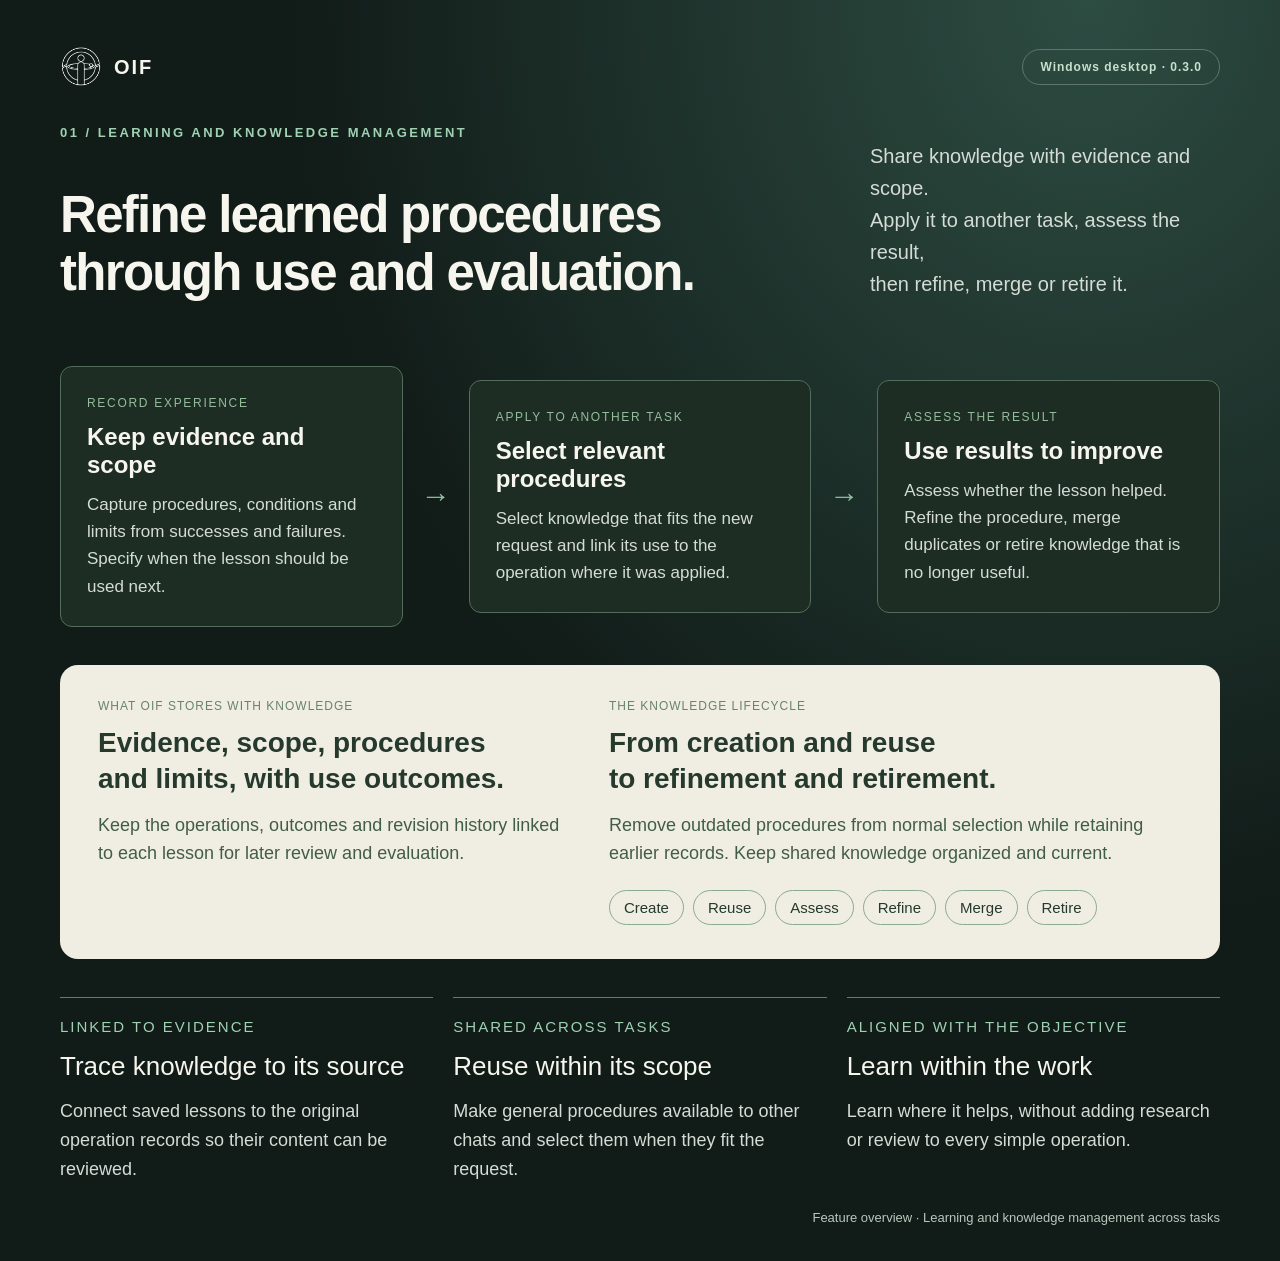
<file: docs/showcase/01-learning.html>
<!doctype html><html lang="en"><meta charset="utf-8"><title>OIF — 01-learning</title><style>*{box-sizing:border-box}body{margin:0;background:#101816;color:#f7f6ee;font-family:"Segoe UI",Arial,sans-serif}.board{width:1280px;min-height:1080px;padding:46px 60px 36px;background:radial-gradient(ellipse at 85% 0%,#2d4c42 0,transparent 52%),#111b18;overflow:hidden}.brand{display:flex;align-items:center;gap:12px;letter-spacing:2px;font-size:20px;font-weight:650}.brand img{width:42px;height:42px;filter:invert(1)}.tag{margin-left:auto;border:1px solid #60766b;border-radius:30px;padding:10px 17px;font-size:12px;letter-spacing:1.6px;color:#c8dfce}.kicker{color:#9fd1b3;letter-spacing:2.5px;font-size:13px;font-weight:600;margin-top:37px}h1{font-weight:600;font-size:59px;line-height:1.06;letter-spacing:-2.4px;margin:12px 0 20px}p{font-size:20px;line-height:1.5;color:#d4dcd5;margin:0}.header{display:flex;align-items:end;gap:65px}.header h1{flex:1}.header p{width:395px;margin-bottom:23px}.shot{display:block;width:100%;border:1px solid #63756b;border-radius:16px;box-shadow:0 20px 70px #0007;margin-top:27px}.foot{display:flex;gap:35px;align-items:center;margin-top:26px;color:#b8c8be;font-size:13px}.foot strong{color:#f7f6ee;font-weight:500}.foot span:last-child{margin-left:auto}.pillars{display:grid;grid-template-columns:repeat(3,1fr);gap:20px;margin-top:38px}.pillar{border-top:1px solid #667b6f;padding-top:20px}.num{color:#9fd1b3;font-size:15px;letter-spacing:2px}.pillar h2{font-size:26px;font-weight:500;margin:15px 0}.pillar p{font-size:18px}.route{display:flex;gap:18px;align-items:center;margin-top:43px}.step{border:1px solid #526d5c;padding:26px;border-radius:12px;flex:1;background:#1d2d24}.step small{color:#95bd9c;letter-spacing:1.7px;font-size:12px}.step h2{font-size:25px;font-weight:550;margin:12px 0}.step p{font-size:17px}.arrow{color:#91bd9f;font-size:30px}.sample{background:#f0eee3;color:#25392c;border-radius:18px;padding:34px 38px;margin-top:38px;display:grid;grid-template-columns:0.9fr 1.1fr;gap:42px}.sample h2{font-size:29px;line-height:1.15;font-weight:550;margin:0 0 13px}.sample p{color:#415d48;font-size:18px}.sample .caption{color:#68836c;font-size:12px;letter-spacing:1px;margin-bottom:12px}.actions{display:flex;flex-wrap:wrap;gap:9px;margin-top:22px}.actions span{border:1px solid #8aab8e;border-radius:20px;padding:8px 14px;font-size:15px}.route-grid{display:grid;grid-template-columns:repeat(3,1fr);gap:18px;margin-top:35px}.route-grid .step{min-height:174px}.band{display:flex;align-items:center;gap:20px;background:#d3e9d7;color:#173d26;padding:26px 30px;border-radius:14px;margin-top:24px}.band b{font-size:25px;font-weight:550}.band span{font-size:18px;line-height:1.4}.small{font-size:15px;margin-top:21px;color:#aec4b5}.line{height:1px;background:#556f5e;margin:33px 0}h1{font-size:51px;line-height:1.15;letter-spacing:-1.7px}.header{gap:36px}.header p{width:350px;line-height:1.6}.step h2{font-size:24px}.step p,.pillar p{line-height:1.6}.sample h2{font-size:28px;line-height:1.3}.sample p{line-height:1.6}.band b{font-size:24px}.foot{gap:24px}.tag{letter-spacing:1px}</style><main class="board"><div class="brand"><img src="../assets/desktop-logo.png" alt="OIF logo">OIF<span class="tag">Windows desktop · 0.3.0</span></div><div class="kicker">01 / LEARNING AND KNOWLEDGE MANAGEMENT</div>
<div class="header"><h1>Refine learned procedures<br>through use and evaluation.</h1><p>Share knowledge with evidence and scope.<br>Apply it to another task, assess the result,<br>then refine, merge or retire it.</p></div>
<div class="route">
<div class="step"><small>RECORD EXPERIENCE</small><h2>Keep evidence and scope</h2><p>Capture procedures, conditions and limits from successes and failures. Specify when the lesson should be used next.</p></div><div class="arrow">→</div>
<div class="step"><small>APPLY TO ANOTHER TASK</small><h2>Select relevant procedures</h2><p>Select knowledge that fits the new request and link its use to the operation where it was applied.</p></div><div class="arrow">→</div>
<div class="step"><small>ASSESS THE RESULT</small><h2>Use results to improve</h2><p>Assess whether the lesson helped. Refine the procedure, merge duplicates or retire knowledge that is no longer useful.</p></div></div>
<div class="sample"><div><div class="caption">WHAT OIF STORES WITH KNOWLEDGE</div><h2>Evidence, scope, procedures<br>and limits, with use outcomes.</h2><p>Keep the operations, outcomes and revision history linked to each lesson for later review and evaluation.</p></div>
<div><div class="caption">THE KNOWLEDGE LIFECYCLE</div><h2>From creation and reuse<br>to refinement and retirement.</h2><p>Remove outdated procedures from normal selection while retaining earlier records. Keep shared knowledge organized and current.</p><div class="actions"><span>Create</span><span>Reuse</span><span>Assess</span><span>Refine</span><span>Merge</span><span>Retire</span></div></div></div>
<div class="pillars"><div class="pillar"><span class="num">LINKED TO EVIDENCE</span><h2>Trace knowledge to its source</h2><p>Connect saved lessons to the original operation records so their content can be reviewed.</p></div><div class="pillar"><span class="num">SHARED ACROSS TASKS</span><h2>Reuse within its scope</h2><p>Make general procedures available to other chats and select them when they fit the request.</p></div><div class="pillar"><span class="num">ALIGNED WITH THE OBJECTIVE</span><h2>Learn within the work</h2><p>Learn where it helps, without adding research or review to every simple operation.</p></div></div>
<div class="foot"><span>Feature overview · Learning and knowledge management across tasks</span></div></main></html>
</file>
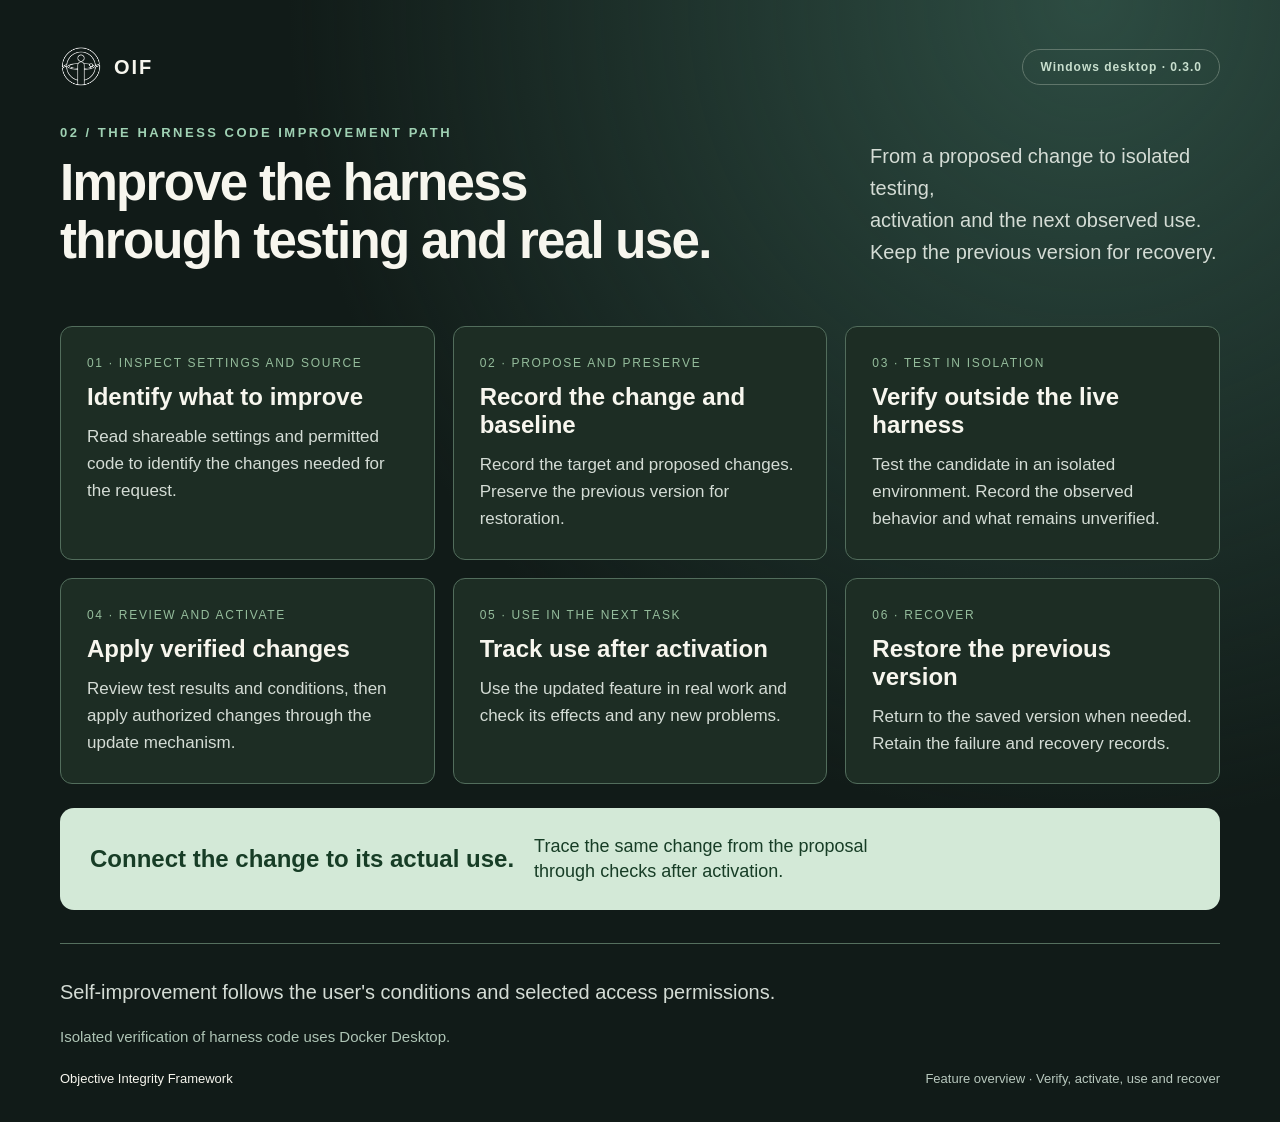
<file: docs/showcase/02-improvement.html>
<!doctype html><html lang="en"><meta charset="utf-8"><title>OIF — 02-improvement</title><style>*{box-sizing:border-box}body{margin:0;background:#101816;color:#f7f6ee;font-family:"Segoe UI",Arial,sans-serif}.board{width:1280px;min-height:1080px;padding:46px 60px 36px;background:radial-gradient(ellipse at 85% 0%,#2d4c42 0,transparent 52%),#111b18;overflow:hidden}.brand{display:flex;align-items:center;gap:12px;letter-spacing:2px;font-size:20px;font-weight:650}.brand img{width:42px;height:42px;filter:invert(1)}.tag{margin-left:auto;border:1px solid #60766b;border-radius:30px;padding:10px 17px;font-size:12px;letter-spacing:1.6px;color:#c8dfce}.kicker{color:#9fd1b3;letter-spacing:2.5px;font-size:13px;font-weight:600;margin-top:37px}h1{font-weight:600;font-size:59px;line-height:1.06;letter-spacing:-2.4px;margin:12px 0 20px}p{font-size:20px;line-height:1.5;color:#d4dcd5;margin:0}.header{display:flex;align-items:end;gap:65px}.header h1{flex:1}.header p{width:395px;margin-bottom:23px}.shot{display:block;width:100%;border:1px solid #63756b;border-radius:16px;box-shadow:0 20px 70px #0007;margin-top:27px}.foot{display:flex;gap:35px;align-items:center;margin-top:26px;color:#b8c8be;font-size:13px}.foot strong{color:#f7f6ee;font-weight:500}.foot span:last-child{margin-left:auto}.pillars{display:grid;grid-template-columns:repeat(3,1fr);gap:20px;margin-top:38px}.pillar{border-top:1px solid #667b6f;padding-top:20px}.num{color:#9fd1b3;font-size:15px;letter-spacing:2px}.pillar h2{font-size:26px;font-weight:500;margin:15px 0}.pillar p{font-size:18px}.route{display:flex;gap:18px;align-items:center;margin-top:43px}.step{border:1px solid #526d5c;padding:26px;border-radius:12px;flex:1;background:#1d2d24}.step small{color:#95bd9c;letter-spacing:1.7px;font-size:12px}.step h2{font-size:25px;font-weight:550;margin:12px 0}.step p{font-size:17px}.arrow{color:#91bd9f;font-size:30px}.sample{background:#f0eee3;color:#25392c;border-radius:18px;padding:34px 38px;margin-top:38px;display:grid;grid-template-columns:0.9fr 1.1fr;gap:42px}.sample h2{font-size:29px;line-height:1.15;font-weight:550;margin:0 0 13px}.sample p{color:#415d48;font-size:18px}.sample .caption{color:#68836c;font-size:12px;letter-spacing:1px;margin-bottom:12px}.actions{display:flex;flex-wrap:wrap;gap:9px;margin-top:22px}.actions span{border:1px solid #8aab8e;border-radius:20px;padding:8px 14px;font-size:15px}.route-grid{display:grid;grid-template-columns:repeat(3,1fr);gap:18px;margin-top:35px}.route-grid .step{min-height:174px}.band{display:flex;align-items:center;gap:20px;background:#d3e9d7;color:#173d26;padding:26px 30px;border-radius:14px;margin-top:24px}.band b{font-size:25px;font-weight:550}.band span{font-size:18px;line-height:1.4}.small{font-size:15px;margin-top:21px;color:#aec4b5}.line{height:1px;background:#556f5e;margin:33px 0}h1{font-size:51px;line-height:1.15;letter-spacing:-1.7px}.header{gap:36px}.header p{width:350px;line-height:1.6}.step h2{font-size:24px}.step p,.pillar p{line-height:1.6}.sample h2{font-size:28px;line-height:1.3}.sample p{line-height:1.6}.band b{font-size:24px}.foot{gap:24px}.tag{letter-spacing:1px}</style><main class="board"><div class="brand"><img src="../assets/desktop-logo.png" alt="OIF logo">OIF<span class="tag">Windows desktop · 0.3.0</span></div><div class="kicker">02 / THE HARNESS CODE IMPROVEMENT PATH</div>
<div class="header"><h1>Improve the harness<br>through testing and real use.</h1><p>From a proposed change to isolated testing,<br>activation and the next observed use.<br>Keep the previous version for recovery.</p></div>
<div class="route-grid">
<div class="step"><small>01 · INSPECT SETTINGS AND SOURCE</small><h2>Identify what to improve</h2><p>Read shareable settings and permitted code to identify the changes needed for the request.</p></div>
<div class="step"><small>02 · PROPOSE AND PRESERVE</small><h2>Record the change and baseline</h2><p>Record the target and proposed changes. Preserve the previous version for restoration.</p></div>
<div class="step"><small>03 · TEST IN ISOLATION</small><h2>Verify outside the live harness</h2><p>Test the candidate in an isolated environment. Record the observed behavior and what remains unverified.</p></div>
<div class="step"><small>04 · REVIEW AND ACTIVATE</small><h2>Apply verified changes</h2><p>Review test results and conditions, then apply authorized changes through the update mechanism.</p></div>
<div class="step"><small>05 · USE IN THE NEXT TASK</small><h2>Track use after activation</h2><p>Use the updated feature in real work and check its effects and any new problems.</p></div>
<div class="step"><small>06 · RECOVER</small><h2>Restore the previous version</h2><p>Return to the saved version when needed. Retain the failure and recovery records.</p></div></div>
<div class="band"><b>Connect the change to its actual use.</b><span>Trace the same change from the proposal<br>through checks after activation.</span></div>
<div class="line"></div><p>Self-improvement follows the user's conditions and selected access permissions.</p>
<div class="small">Isolated verification of harness code uses Docker Desktop.</div>
<div class="foot"><strong>Objective Integrity Framework</strong><span>Feature overview · Verify, activate, use and recover</span></div></main></html>
</file>
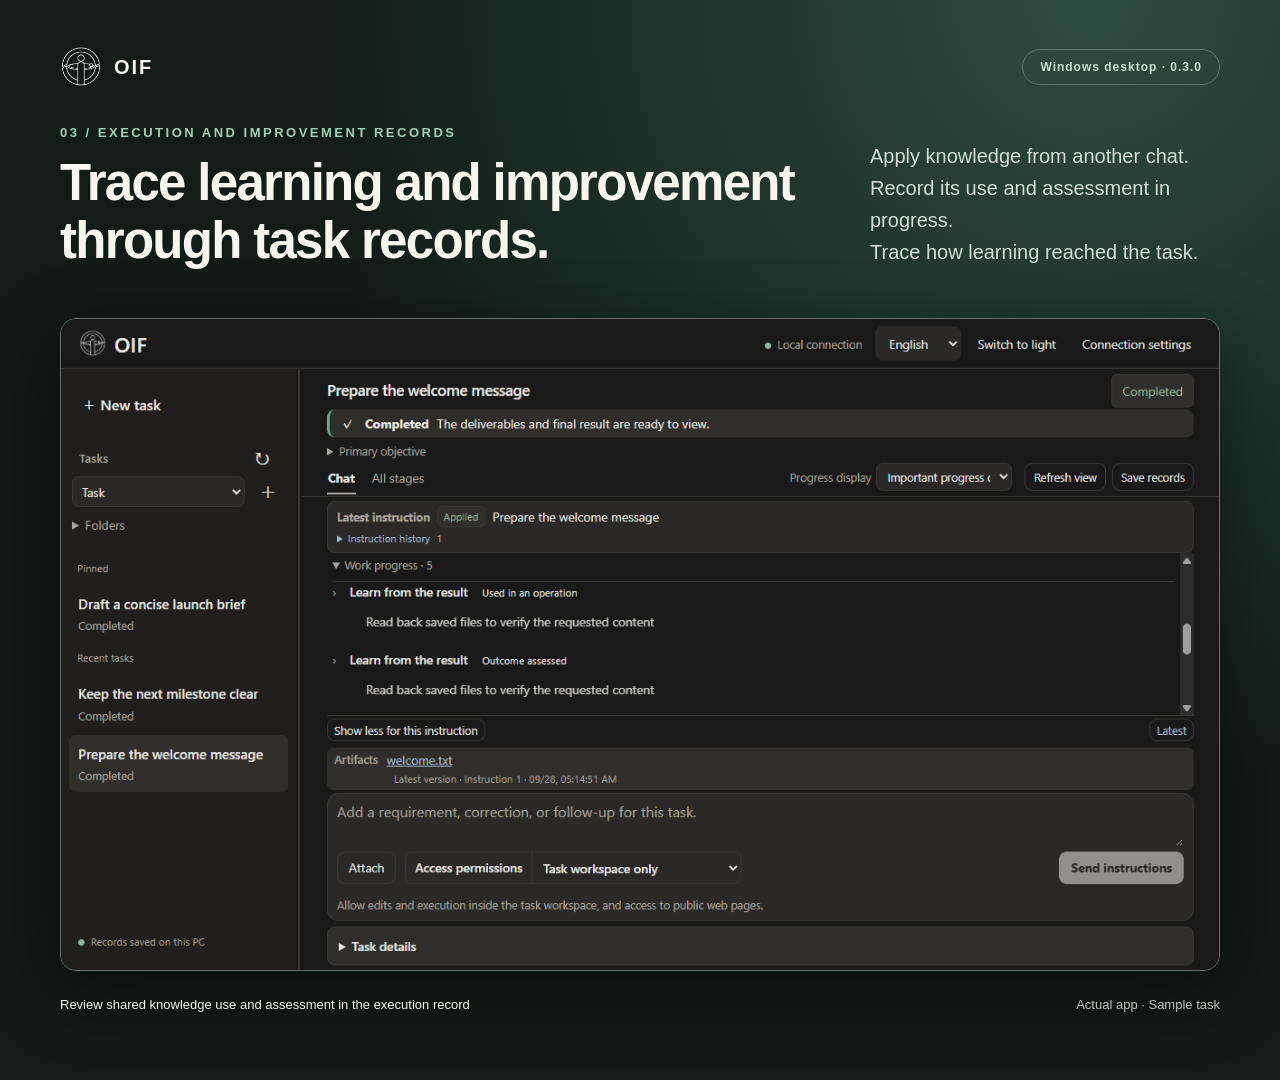
<file: docs/showcase/03-records.html>
<!doctype html><html lang="en"><meta charset="utf-8"><title>OIF — 03-records</title><style>*{box-sizing:border-box}body{margin:0;background:#101816;color:#f7f6ee;font-family:"Segoe UI",Arial,sans-serif}.board{width:1280px;min-height:1080px;padding:46px 60px 36px;background:radial-gradient(ellipse at 85% 0%,#2d4c42 0,transparent 52%),#111b18;overflow:hidden}.brand{display:flex;align-items:center;gap:12px;letter-spacing:2px;font-size:20px;font-weight:650}.brand img{width:42px;height:42px;filter:invert(1)}.tag{margin-left:auto;border:1px solid #60766b;border-radius:30px;padding:10px 17px;font-size:12px;letter-spacing:1.6px;color:#c8dfce}.kicker{color:#9fd1b3;letter-spacing:2.5px;font-size:13px;font-weight:600;margin-top:37px}h1{font-weight:600;font-size:59px;line-height:1.06;letter-spacing:-2.4px;margin:12px 0 20px}p{font-size:20px;line-height:1.5;color:#d4dcd5;margin:0}.header{display:flex;align-items:end;gap:65px}.header h1{flex:1}.header p{width:395px;margin-bottom:23px}.shot{display:block;width:100%;border:1px solid #63756b;border-radius:16px;box-shadow:0 20px 70px #0007;margin-top:27px}.foot{display:flex;gap:35px;align-items:center;margin-top:26px;color:#b8c8be;font-size:13px}.foot strong{color:#f7f6ee;font-weight:500}.foot span:last-child{margin-left:auto}.pillars{display:grid;grid-template-columns:repeat(3,1fr);gap:20px;margin-top:38px}.pillar{border-top:1px solid #667b6f;padding-top:20px}.num{color:#9fd1b3;font-size:15px;letter-spacing:2px}.pillar h2{font-size:26px;font-weight:500;margin:15px 0}.pillar p{font-size:18px}.route{display:flex;gap:18px;align-items:center;margin-top:43px}.step{border:1px solid #526d5c;padding:26px;border-radius:12px;flex:1;background:#1d2d24}.step small{color:#95bd9c;letter-spacing:1.7px;font-size:12px}.step h2{font-size:25px;font-weight:550;margin:12px 0}.step p{font-size:17px}.arrow{color:#91bd9f;font-size:30px}.sample{background:#f0eee3;color:#25392c;border-radius:18px;padding:34px 38px;margin-top:38px;display:grid;grid-template-columns:0.9fr 1.1fr;gap:42px}.sample h2{font-size:29px;line-height:1.15;font-weight:550;margin:0 0 13px}.sample p{color:#415d48;font-size:18px}.sample .caption{color:#68836c;font-size:12px;letter-spacing:1px;margin-bottom:12px}.actions{display:flex;flex-wrap:wrap;gap:9px;margin-top:22px}.actions span{border:1px solid #8aab8e;border-radius:20px;padding:8px 14px;font-size:15px}.route-grid{display:grid;grid-template-columns:repeat(3,1fr);gap:18px;margin-top:35px}.route-grid .step{min-height:174px}.band{display:flex;align-items:center;gap:20px;background:#d3e9d7;color:#173d26;padding:26px 30px;border-radius:14px;margin-top:24px}.band b{font-size:25px;font-weight:550}.band span{font-size:18px;line-height:1.4}.small{font-size:15px;margin-top:21px;color:#aec4b5}.line{height:1px;background:#556f5e;margin:33px 0}h1{font-size:51px;line-height:1.15;letter-spacing:-1.7px}.header{gap:36px}.header p{width:350px;line-height:1.6}.step h2{font-size:24px}.step p,.pillar p{line-height:1.6}.sample h2{font-size:28px;line-height:1.3}.sample p{line-height:1.6}.band b{font-size:24px}.foot{gap:24px}.tag{letter-spacing:1px}</style><main class="board"><div class="brand"><img src="../assets/desktop-logo.png" alt="OIF logo">OIF<span class="tag">Windows desktop · 0.3.0</span></div><div class="kicker">03 / EXECUTION AND IMPROVEMENT RECORDS</div>
<div class="header"><h1>Trace learning and improvement<br>through task records.</h1><p>Apply knowledge from another chat.<br>Record its use and assessment in progress.<br>Trace how learning reached the task.</p></div>
<img class="shot" src="../assets/desktop/knowledge-use.png" alt="OIF showing knowledge from another chat used in an operation and its outcome assessed">
<div class="foot"><strong>Review shared knowledge use and assessment in the execution record</strong><span>Actual app · Sample task</span></div></main></html>
</file>
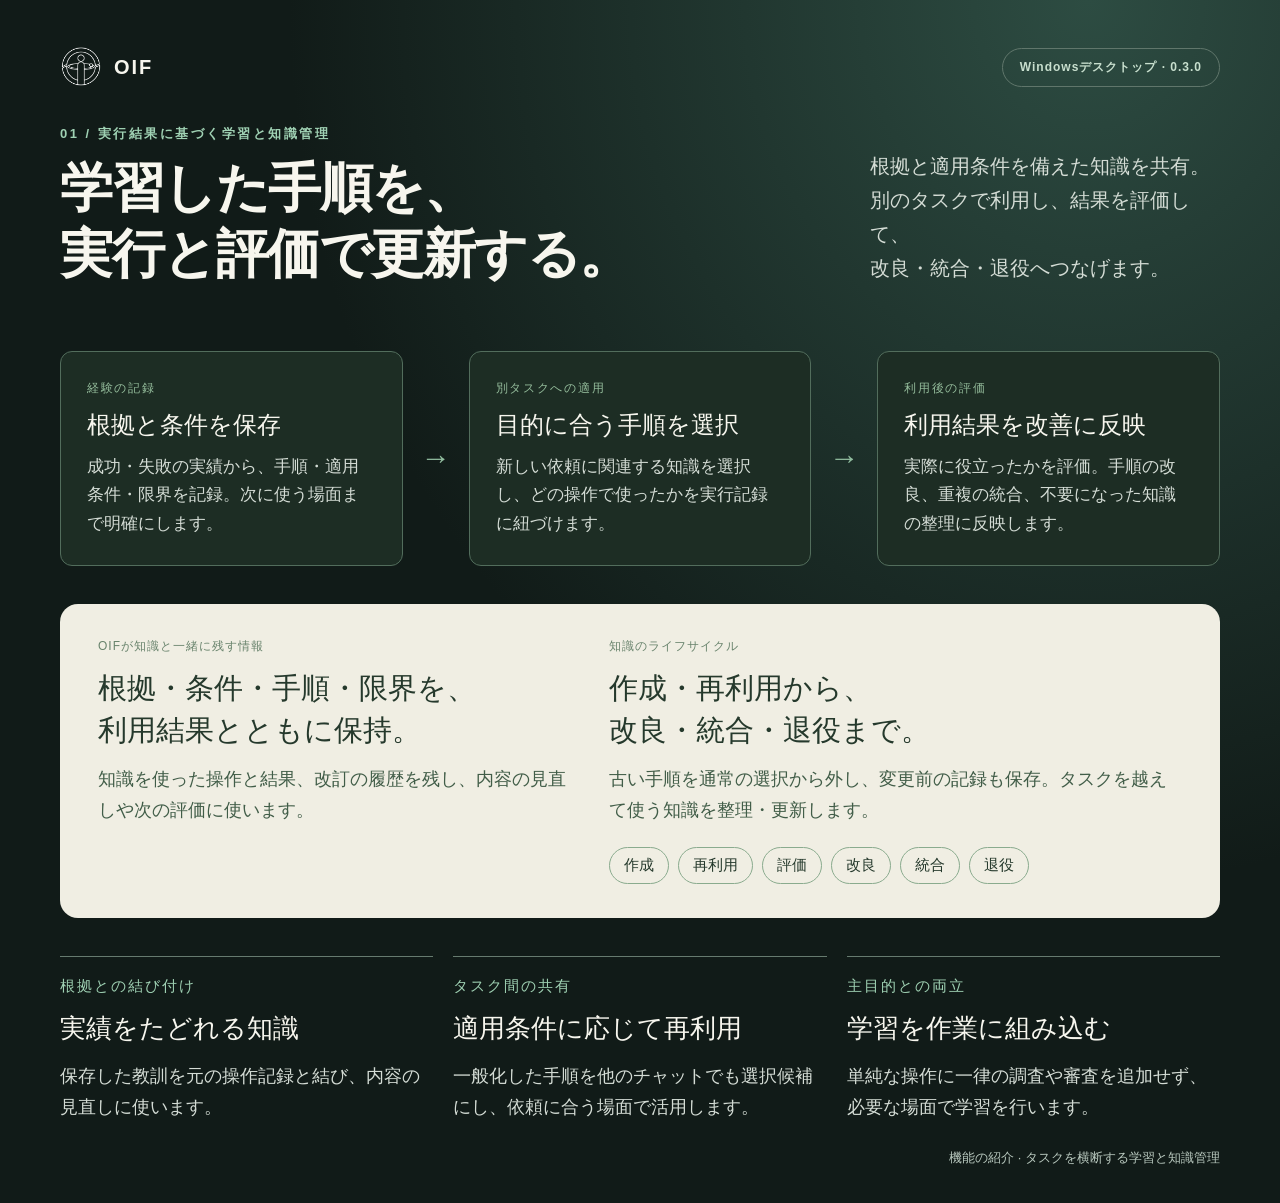
<file: docs/showcase/ja/01-learning.html>
<!doctype html><html lang="ja"><meta charset="utf-8"><title>OIF — 01-learning 日本語</title><style>*{box-sizing:border-box}body{margin:0;background:#101816;color:#f7f6ee;font-family:"Segoe UI",Arial,sans-serif}.board{width:1280px;min-height:1080px;padding:46px 60px 36px;background:radial-gradient(ellipse at 85% 0%,#2d4c42 0,transparent 52%),#111b18;overflow:hidden}.brand{display:flex;align-items:center;gap:12px;letter-spacing:2px;font-size:20px;font-weight:650}.brand img{width:42px;height:42px;filter:invert(1)}.tag{margin-left:auto;border:1px solid #60766b;border-radius:30px;padding:10px 17px;font-size:12px;letter-spacing:1.6px;color:#c8dfce}.kicker{color:#9fd1b3;letter-spacing:2.5px;font-size:13px;font-weight:600;margin-top:37px}h1{font-weight:600;font-size:59px;line-height:1.06;letter-spacing:-2.4px;margin:12px 0 20px}p{font-size:20px;line-height:1.5;color:#d4dcd5;margin:0}.header{display:flex;align-items:end;gap:65px}.header h1{flex:1}.header p{width:395px;margin-bottom:23px}.shot{display:block;width:100%;border:1px solid #63756b;border-radius:16px;box-shadow:0 20px 70px #0007;margin-top:27px}.foot{display:flex;gap:35px;align-items:center;margin-top:26px;color:#b8c8be;font-size:13px}.foot strong{color:#f7f6ee;font-weight:500}.foot span:last-child{margin-left:auto}.pillars{display:grid;grid-template-columns:repeat(3,1fr);gap:20px;margin-top:38px}.pillar{border-top:1px solid #667b6f;padding-top:20px}.num{color:#9fd1b3;font-size:15px;letter-spacing:2px}.pillar h2{font-size:26px;font-weight:500;margin:15px 0}.pillar p{font-size:18px}.route{display:flex;gap:18px;align-items:center;margin-top:43px}.step{border:1px solid #526d5c;padding:26px;border-radius:12px;flex:1;background:#1d2d24}.step small{color:#95bd9c;letter-spacing:1.7px;font-size:12px}.step h2{font-size:25px;font-weight:550;margin:12px 0}.step p{font-size:17px}.arrow{color:#91bd9f;font-size:30px}.sample{background:#f0eee3;color:#25392c;border-radius:18px;padding:34px 38px;margin-top:38px;display:grid;grid-template-columns:0.9fr 1.1fr;gap:42px}.sample h2{font-size:29px;line-height:1.15;font-weight:550;margin:0 0 13px}.sample p{color:#415d48;font-size:18px}.sample .caption{color:#68836c;font-size:12px;letter-spacing:1px;margin-bottom:12px}.actions{display:flex;flex-wrap:wrap;gap:9px;margin-top:22px}.actions span{border:1px solid #8aab8e;border-radius:20px;padding:8px 14px;font-size:15px}.route-grid{display:grid;grid-template-columns:repeat(3,1fr);gap:18px;margin-top:35px}.route-grid .step{min-height:174px}.band{display:flex;align-items:center;gap:20px;background:#d3e9d7;color:#173d26;padding:26px 30px;border-radius:14px;margin-top:24px}.band b{font-size:25px;font-weight:550}.band span{font-size:18px;line-height:1.4}.small{font-size:15px;margin-top:21px;color:#aec4b5}.line{height:1px;background:#556f5e;margin:33px 0}body{font-family:"Yu Gothic UI","Meiryo",sans-serif}h1{font-size:53px;line-height:1.25;letter-spacing:-1.5px}.header{gap:36px}.header p{width:350px;line-height:1.7}.step h2{font-size:24px}.step p,.pillar p{line-height:1.7}.sample h2{line-height:1.45}.sample p{line-height:1.7}.band b{font-size:24px;white-space:nowrap}.foot{gap:24px}.tag{letter-spacing:1px}</style><main class="board"><div class="brand"><img src="../../assets/desktop-logo.png" alt="OIFロゴ">OIF<span class="tag">Windowsデスクトップ · 0.3.0</span></div><div class="kicker">01 / 実行結果に基づく学習と知識管理</div>
<div class="header"><h1>学習した手順を、<br>実行と評価で更新する。</h1><p>根拠と適用条件を備えた知識を共有。<br>別のタスクで利用し、結果を評価して、<br>改良・統合・退役へつなげます。</p></div>
<div class="route">
<div class="step"><small>経験の記録</small><h2>根拠と条件を保存</h2><p>成功・失敗の実績から、手順・適用条件・限界を記録。次に使う場面まで明確にします。</p></div><div class="arrow">→</div>
<div class="step"><small>別タスクへの適用</small><h2>目的に合う手順を選択</h2><p>新しい依頼に関連する知識を選択し、どの操作で使ったかを実行記録に紐づけます。</p></div><div class="arrow">→</div>
<div class="step"><small>利用後の評価</small><h2>利用結果を改善に反映</h2><p>実際に役立ったかを評価。手順の改良、重複の統合、不要になった知識の整理に反映します。</p></div></div>
<div class="sample"><div><div class="caption">OIFが知識と一緒に残す情報</div><h2>根拠・条件・手順・限界を、<br>利用結果とともに保持。</h2><p>知識を使った操作と結果、改訂の履歴を残し、内容の見直しや次の評価に使います。</p></div>
<div><div class="caption">知識のライフサイクル</div><h2>作成・再利用から、<br>改良・統合・退役まで。</h2><p>古い手順を通常の選択から外し、変更前の記録も保存。タスクを越えて使う知識を整理・更新します。</p><div class="actions"><span>作成</span><span>再利用</span><span>評価</span><span>改良</span><span>統合</span><span>退役</span></div></div></div>
<div class="pillars"><div class="pillar"><span class="num">根拠との結び付け</span><h2>実績をたどれる知識</h2><p>保存した教訓を元の操作記録と結び、内容の見直しに使います。</p></div><div class="pillar"><span class="num">タスク間の共有</span><h2>適用条件に応じて再利用</h2><p>一般化した手順を他のチャットでも選択候補にし、依頼に合う場面で活用します。</p></div><div class="pillar"><span class="num">主目的との両立</span><h2>学習を作業に組み込む</h2><p>単純な操作に一律の調査や審査を追加せず、必要な場面で学習を行います。</p></div></div>
<div class="foot"><span>機能の紹介 · タスクを横断する学習と知識管理</span></div></main></html>
</file>
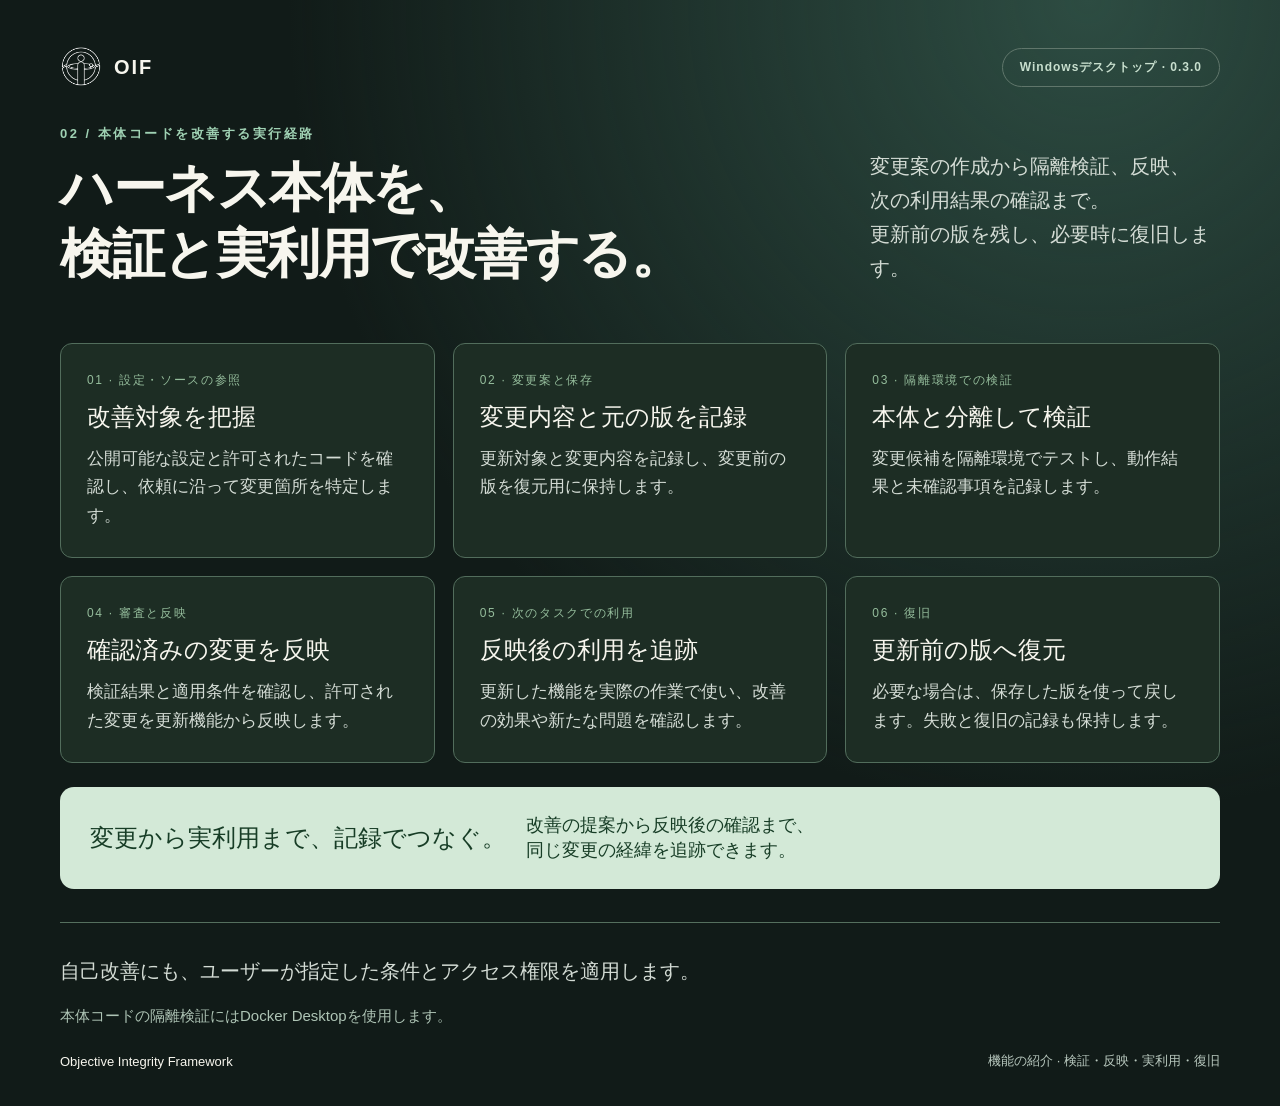
<file: docs/showcase/ja/02-improvement.html>
<!doctype html><html lang="ja"><meta charset="utf-8"><title>OIF — 02-improvement 日本語</title><style>*{box-sizing:border-box}body{margin:0;background:#101816;color:#f7f6ee;font-family:"Segoe UI",Arial,sans-serif}.board{width:1280px;min-height:1080px;padding:46px 60px 36px;background:radial-gradient(ellipse at 85% 0%,#2d4c42 0,transparent 52%),#111b18;overflow:hidden}.brand{display:flex;align-items:center;gap:12px;letter-spacing:2px;font-size:20px;font-weight:650}.brand img{width:42px;height:42px;filter:invert(1)}.tag{margin-left:auto;border:1px solid #60766b;border-radius:30px;padding:10px 17px;font-size:12px;letter-spacing:1.6px;color:#c8dfce}.kicker{color:#9fd1b3;letter-spacing:2.5px;font-size:13px;font-weight:600;margin-top:37px}h1{font-weight:600;font-size:59px;line-height:1.06;letter-spacing:-2.4px;margin:12px 0 20px}p{font-size:20px;line-height:1.5;color:#d4dcd5;margin:0}.header{display:flex;align-items:end;gap:65px}.header h1{flex:1}.header p{width:395px;margin-bottom:23px}.shot{display:block;width:100%;border:1px solid #63756b;border-radius:16px;box-shadow:0 20px 70px #0007;margin-top:27px}.foot{display:flex;gap:35px;align-items:center;margin-top:26px;color:#b8c8be;font-size:13px}.foot strong{color:#f7f6ee;font-weight:500}.foot span:last-child{margin-left:auto}.pillars{display:grid;grid-template-columns:repeat(3,1fr);gap:20px;margin-top:38px}.pillar{border-top:1px solid #667b6f;padding-top:20px}.num{color:#9fd1b3;font-size:15px;letter-spacing:2px}.pillar h2{font-size:26px;font-weight:500;margin:15px 0}.pillar p{font-size:18px}.route{display:flex;gap:18px;align-items:center;margin-top:43px}.step{border:1px solid #526d5c;padding:26px;border-radius:12px;flex:1;background:#1d2d24}.step small{color:#95bd9c;letter-spacing:1.7px;font-size:12px}.step h2{font-size:25px;font-weight:550;margin:12px 0}.step p{font-size:17px}.arrow{color:#91bd9f;font-size:30px}.sample{background:#f0eee3;color:#25392c;border-radius:18px;padding:34px 38px;margin-top:38px;display:grid;grid-template-columns:0.9fr 1.1fr;gap:42px}.sample h2{font-size:29px;line-height:1.15;font-weight:550;margin:0 0 13px}.sample p{color:#415d48;font-size:18px}.sample .caption{color:#68836c;font-size:12px;letter-spacing:1px;margin-bottom:12px}.actions{display:flex;flex-wrap:wrap;gap:9px;margin-top:22px}.actions span{border:1px solid #8aab8e;border-radius:20px;padding:8px 14px;font-size:15px}.route-grid{display:grid;grid-template-columns:repeat(3,1fr);gap:18px;margin-top:35px}.route-grid .step{min-height:174px}.band{display:flex;align-items:center;gap:20px;background:#d3e9d7;color:#173d26;padding:26px 30px;border-radius:14px;margin-top:24px}.band b{font-size:25px;font-weight:550}.band span{font-size:18px;line-height:1.4}.small{font-size:15px;margin-top:21px;color:#aec4b5}.line{height:1px;background:#556f5e;margin:33px 0}body{font-family:"Yu Gothic UI","Meiryo",sans-serif}h1{font-size:53px;line-height:1.25;letter-spacing:-1.5px}.header{gap:36px}.header p{width:350px;line-height:1.7}.step h2{font-size:24px}.step p,.pillar p{line-height:1.7}.sample h2{line-height:1.45}.sample p{line-height:1.7}.band b{font-size:24px;white-space:nowrap}.foot{gap:24px}.tag{letter-spacing:1px}</style><main class="board"><div class="brand"><img src="../../assets/desktop-logo.png" alt="OIFロゴ">OIF<span class="tag">Windowsデスクトップ · 0.3.0</span></div><div class="kicker">02 / 本体コードを改善する実行経路</div>
<div class="header"><h1>ハーネス本体を、<br>検証と実利用で改善する。</h1><p>変更案の作成から隔離検証、反映、<br>次の利用結果の確認まで。<br>更新前の版を残し、必要時に復旧します。</p></div>
<div class="route-grid">
<div class="step"><small>01 · 設定・ソースの参照</small><h2>改善対象を把握</h2><p>公開可能な設定と許可されたコードを確認し、依頼に沿って変更箇所を特定します。</p></div>
<div class="step"><small>02 · 変更案と保存</small><h2>変更内容と元の版を記録</h2><p>更新対象と変更内容を記録し、変更前の版を復元用に保持します。</p></div>
<div class="step"><small>03 · 隔離環境での検証</small><h2>本体と分離して検証</h2><p>変更候補を隔離環境でテストし、動作結果と未確認事項を記録します。</p></div>
<div class="step"><small>04 · 審査と反映</small><h2>確認済みの変更を反映</h2><p>検証結果と適用条件を確認し、許可された変更を更新機能から反映します。</p></div>
<div class="step"><small>05 · 次のタスクでの利用</small><h2>反映後の利用を追跡</h2><p>更新した機能を実際の作業で使い、改善の効果や新たな問題を確認します。</p></div>
<div class="step"><small>06 · 復旧</small><h2>更新前の版へ復元</h2><p>必要な場合は、保存した版を使って戻します。失敗と復旧の記録も保持します。</p></div></div>
<div class="band"><b>変更から実利用まで、記録でつなぐ。</b><span>改善の提案から反映後の確認まで、<br>同じ変更の経緯を追跡できます。</span></div>
<div class="line"></div><p>自己改善にも、ユーザーが指定した条件とアクセス権限を適用します。</p>
<div class="small">本体コードの隔離検証にはDocker Desktopを使用します。</div>
<div class="foot"><strong>Objective Integrity Framework</strong><span>機能の紹介 · 検証・反映・実利用・復旧</span></div></main></html>
</file>
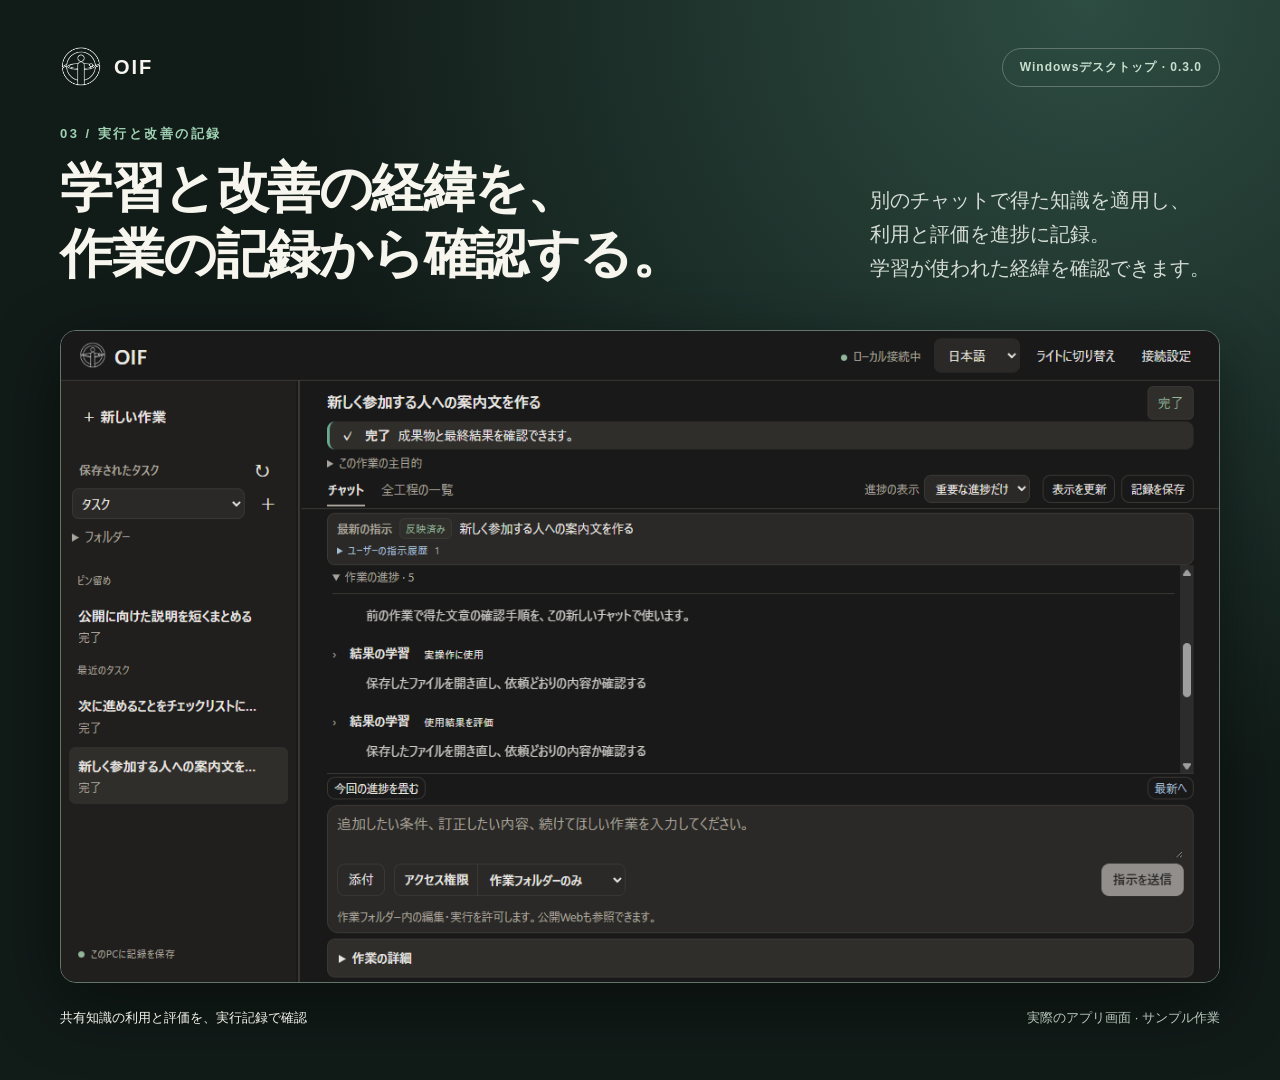
<file: docs/showcase/ja/03-records.html>
<!doctype html><html lang="ja"><meta charset="utf-8"><title>OIF — 03-records 日本語</title><style>*{box-sizing:border-box}body{margin:0;background:#101816;color:#f7f6ee;font-family:"Segoe UI",Arial,sans-serif}.board{width:1280px;min-height:1080px;padding:46px 60px 36px;background:radial-gradient(ellipse at 85% 0%,#2d4c42 0,transparent 52%),#111b18;overflow:hidden}.brand{display:flex;align-items:center;gap:12px;letter-spacing:2px;font-size:20px;font-weight:650}.brand img{width:42px;height:42px;filter:invert(1)}.tag{margin-left:auto;border:1px solid #60766b;border-radius:30px;padding:10px 17px;font-size:12px;letter-spacing:1.6px;color:#c8dfce}.kicker{color:#9fd1b3;letter-spacing:2.5px;font-size:13px;font-weight:600;margin-top:37px}h1{font-weight:600;font-size:59px;line-height:1.06;letter-spacing:-2.4px;margin:12px 0 20px}p{font-size:20px;line-height:1.5;color:#d4dcd5;margin:0}.header{display:flex;align-items:end;gap:65px}.header h1{flex:1}.header p{width:395px;margin-bottom:23px}.shot{display:block;width:100%;border:1px solid #63756b;border-radius:16px;box-shadow:0 20px 70px #0007;margin-top:27px}.foot{display:flex;gap:35px;align-items:center;margin-top:26px;color:#b8c8be;font-size:13px}.foot strong{color:#f7f6ee;font-weight:500}.foot span:last-child{margin-left:auto}.pillars{display:grid;grid-template-columns:repeat(3,1fr);gap:20px;margin-top:38px}.pillar{border-top:1px solid #667b6f;padding-top:20px}.num{color:#9fd1b3;font-size:15px;letter-spacing:2px}.pillar h2{font-size:26px;font-weight:500;margin:15px 0}.pillar p{font-size:18px}.route{display:flex;gap:18px;align-items:center;margin-top:43px}.step{border:1px solid #526d5c;padding:26px;border-radius:12px;flex:1;background:#1d2d24}.step small{color:#95bd9c;letter-spacing:1.7px;font-size:12px}.step h2{font-size:25px;font-weight:550;margin:12px 0}.step p{font-size:17px}.arrow{color:#91bd9f;font-size:30px}.sample{background:#f0eee3;color:#25392c;border-radius:18px;padding:34px 38px;margin-top:38px;display:grid;grid-template-columns:0.9fr 1.1fr;gap:42px}.sample h2{font-size:29px;line-height:1.15;font-weight:550;margin:0 0 13px}.sample p{color:#415d48;font-size:18px}.sample .caption{color:#68836c;font-size:12px;letter-spacing:1px;margin-bottom:12px}.actions{display:flex;flex-wrap:wrap;gap:9px;margin-top:22px}.actions span{border:1px solid #8aab8e;border-radius:20px;padding:8px 14px;font-size:15px}.route-grid{display:grid;grid-template-columns:repeat(3,1fr);gap:18px;margin-top:35px}.route-grid .step{min-height:174px}.band{display:flex;align-items:center;gap:20px;background:#d3e9d7;color:#173d26;padding:26px 30px;border-radius:14px;margin-top:24px}.band b{font-size:25px;font-weight:550}.band span{font-size:18px;line-height:1.4}.small{font-size:15px;margin-top:21px;color:#aec4b5}.line{height:1px;background:#556f5e;margin:33px 0}body{font-family:"Yu Gothic UI","Meiryo",sans-serif}h1{font-size:53px;line-height:1.25;letter-spacing:-1.5px}.header{gap:36px}.header p{width:350px;line-height:1.7}.step h2{font-size:24px}.step p,.pillar p{line-height:1.7}.sample h2{line-height:1.45}.sample p{line-height:1.7}.band b{font-size:24px;white-space:nowrap}.foot{gap:24px}.tag{letter-spacing:1px}.shot{width:100%;margin:22px auto 0}</style><main class="board"><div class="brand"><img src="../../assets/desktop-logo.png" alt="OIFロゴ">OIF<span class="tag">Windowsデスクトップ · 0.3.0</span></div><div class="kicker">03 / 実行と改善の記録</div>
<div class="header"><h1>学習と改善の経緯を、<br>作業の記録から確認する。</h1><p>別のチャットで得た知識を適用し、<br>利用と評価を進捗に記録。<br>学習が使われた経緯を確認できます。</p></div>
<img class="shot" src="../../assets/desktop/knowledge-use-ja.png" alt="別のチャットで得た知識の実操作への使用と、使用結果の評価を表示したOIFの画面">
<div class="foot"><strong>共有知識の利用と評価を、実行記録で確認</strong><span>実際のアプリ画面 · サンプル作業</span></div></main></html>
</file>
